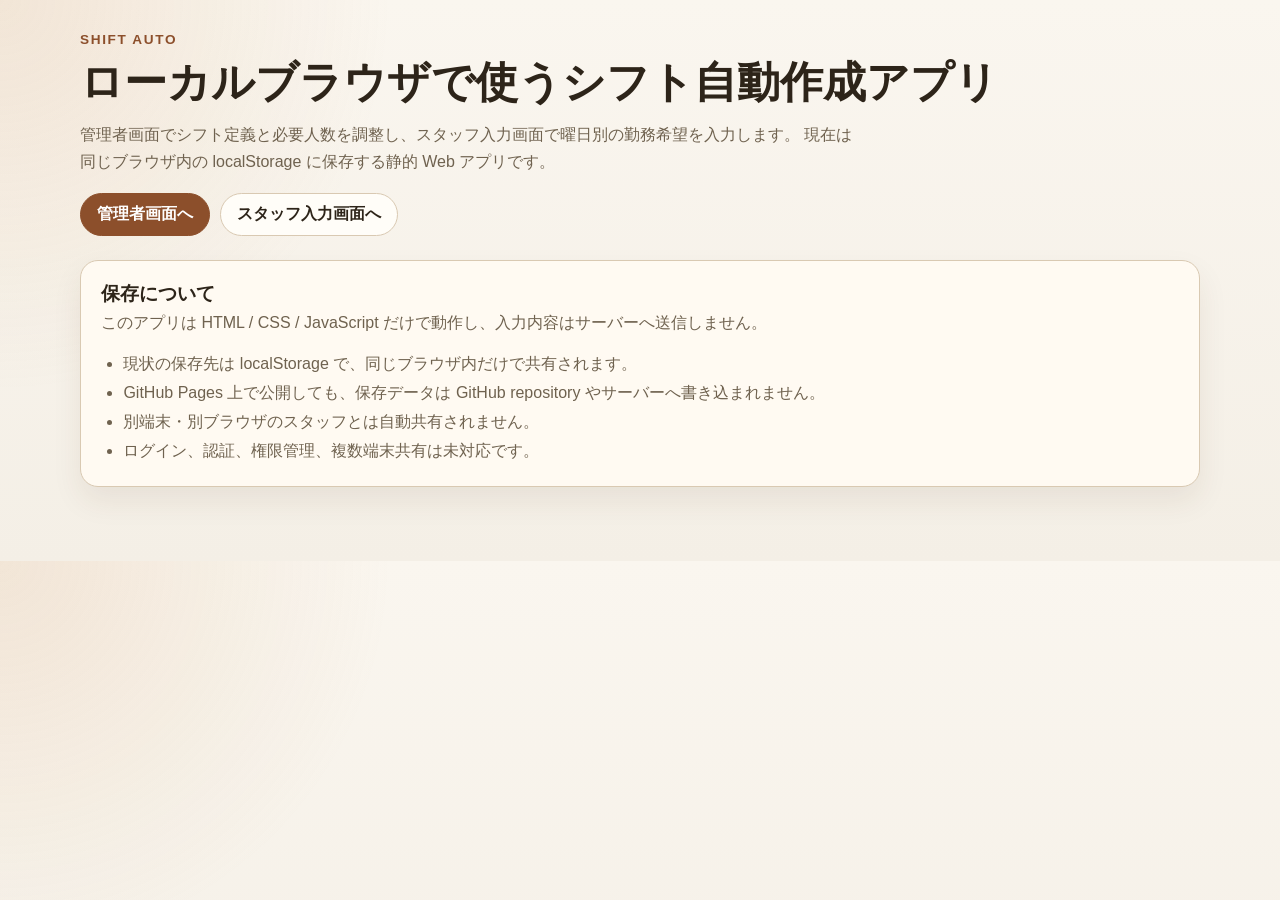
<file: index.html>
<!DOCTYPE html>
<html lang="ja">
<head>
  <meta charset="utf-8">
  <meta name="viewport" content="width=device-width, initial-scale=1">
  <title>Shift Auto</title>
  <link rel="stylesheet" href="style.css">
</head>
<body>
  <main class="page">
    <header class="hero">
      <p class="eyebrow">Shift Auto</p>
      <h1>ローカルブラウザで使うシフト自動作成アプリ</h1>
      <p class="lead">
        管理者画面でシフト定義と必要人数を調整し、スタッフ入力画面で曜日別の勤務希望を入力します。
        現在は同じブラウザ内の localStorage に保存する静的 Web アプリです。
      </p>
      <nav class="page-nav" aria-label="ページ移動">
        <a class="nav-link primary" href="admin.html">管理者画面へ</a>
        <a class="nav-link" href="staff.html">スタッフ入力画面へ</a>
      </nav>
    </header>

    <section class="panel">
      <div class="section-heading">
        <h2>保存について</h2>
        <p>このアプリは HTML / CSS / JavaScript だけで動作し、入力内容はサーバーへ送信しません。</p>
      </div>
      <ul class="notice-list">
        <li>現状の保存先は localStorage で、同じブラウザ内だけで共有されます。</li>
        <li>GitHub Pages 上で公開しても、保存データは GitHub repository やサーバーへ書き込まれません。</li>
        <li>別端末・別ブラウザのスタッフとは自動共有されません。</li>
        <li>ログイン、認証、権限管理、複数端末共有は未対応です。</li>
      </ul>
    </section>
  </main>
</body>
</html>
</file>
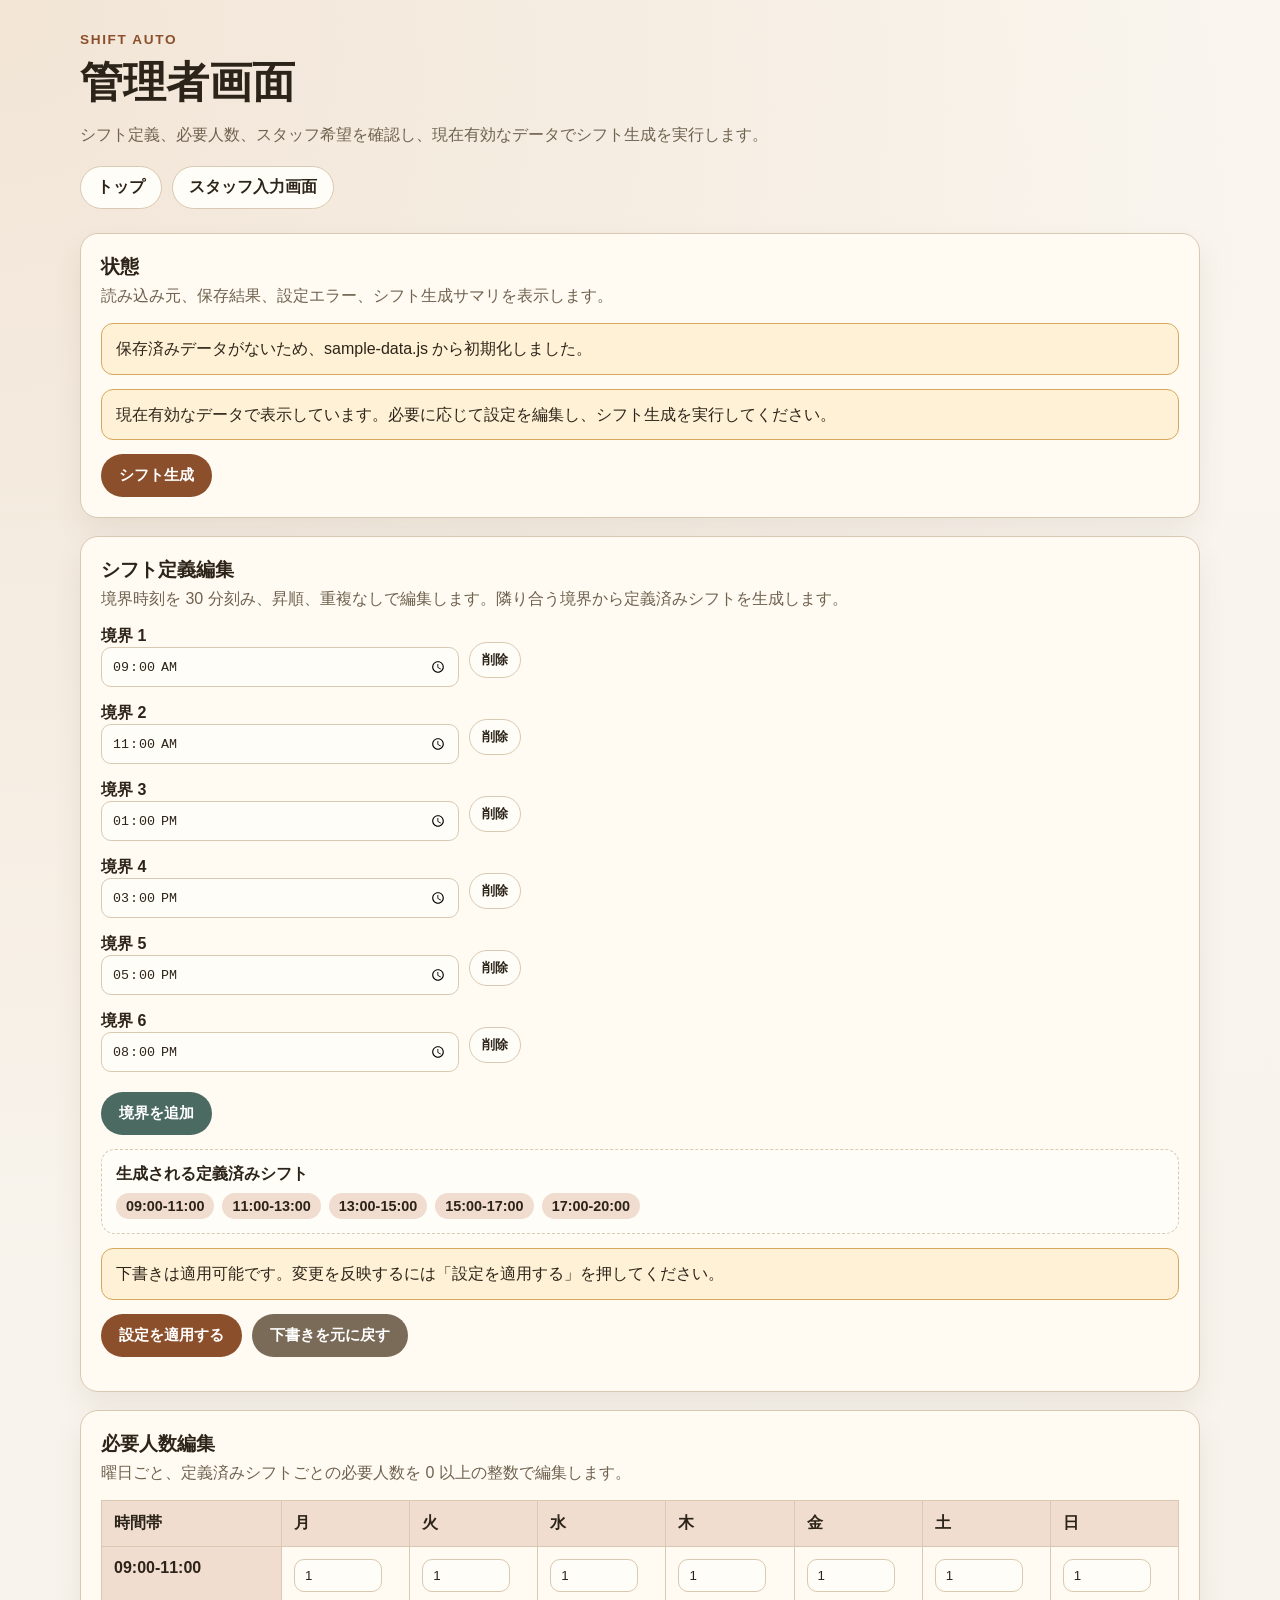
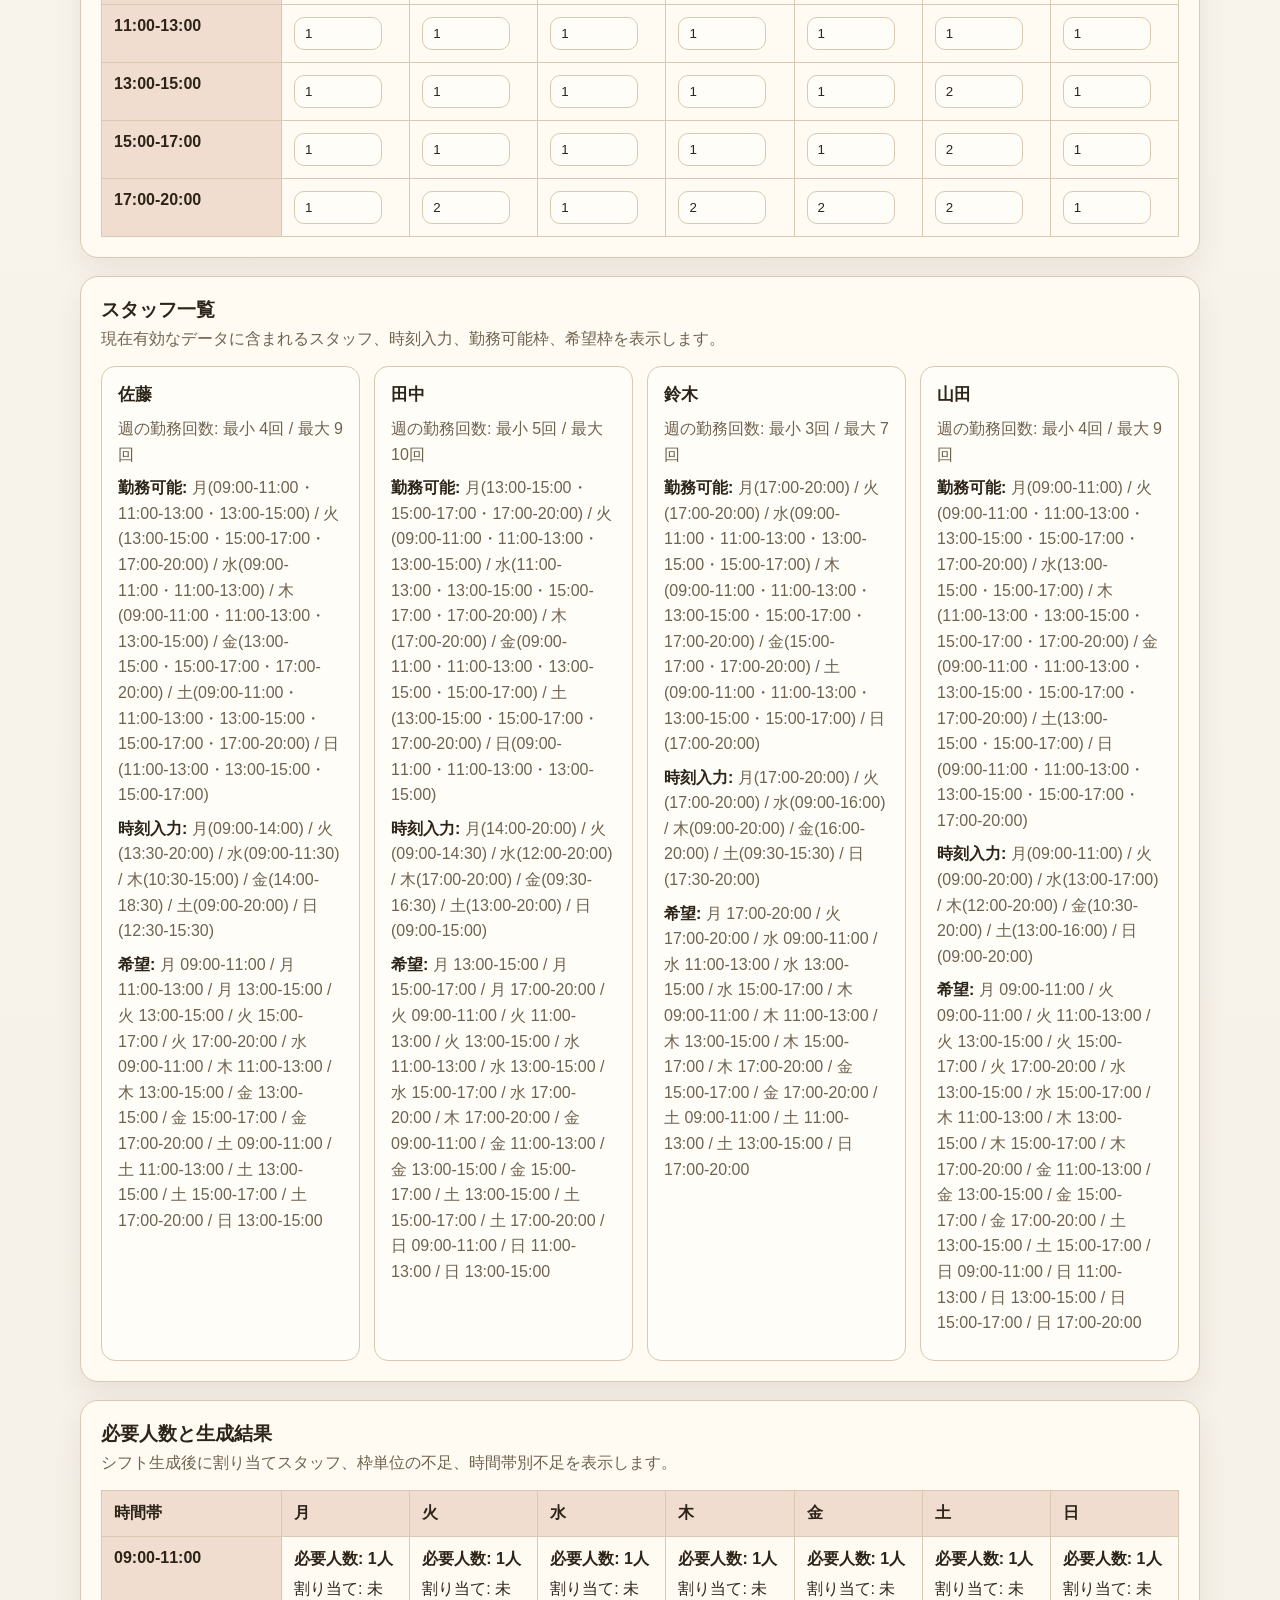
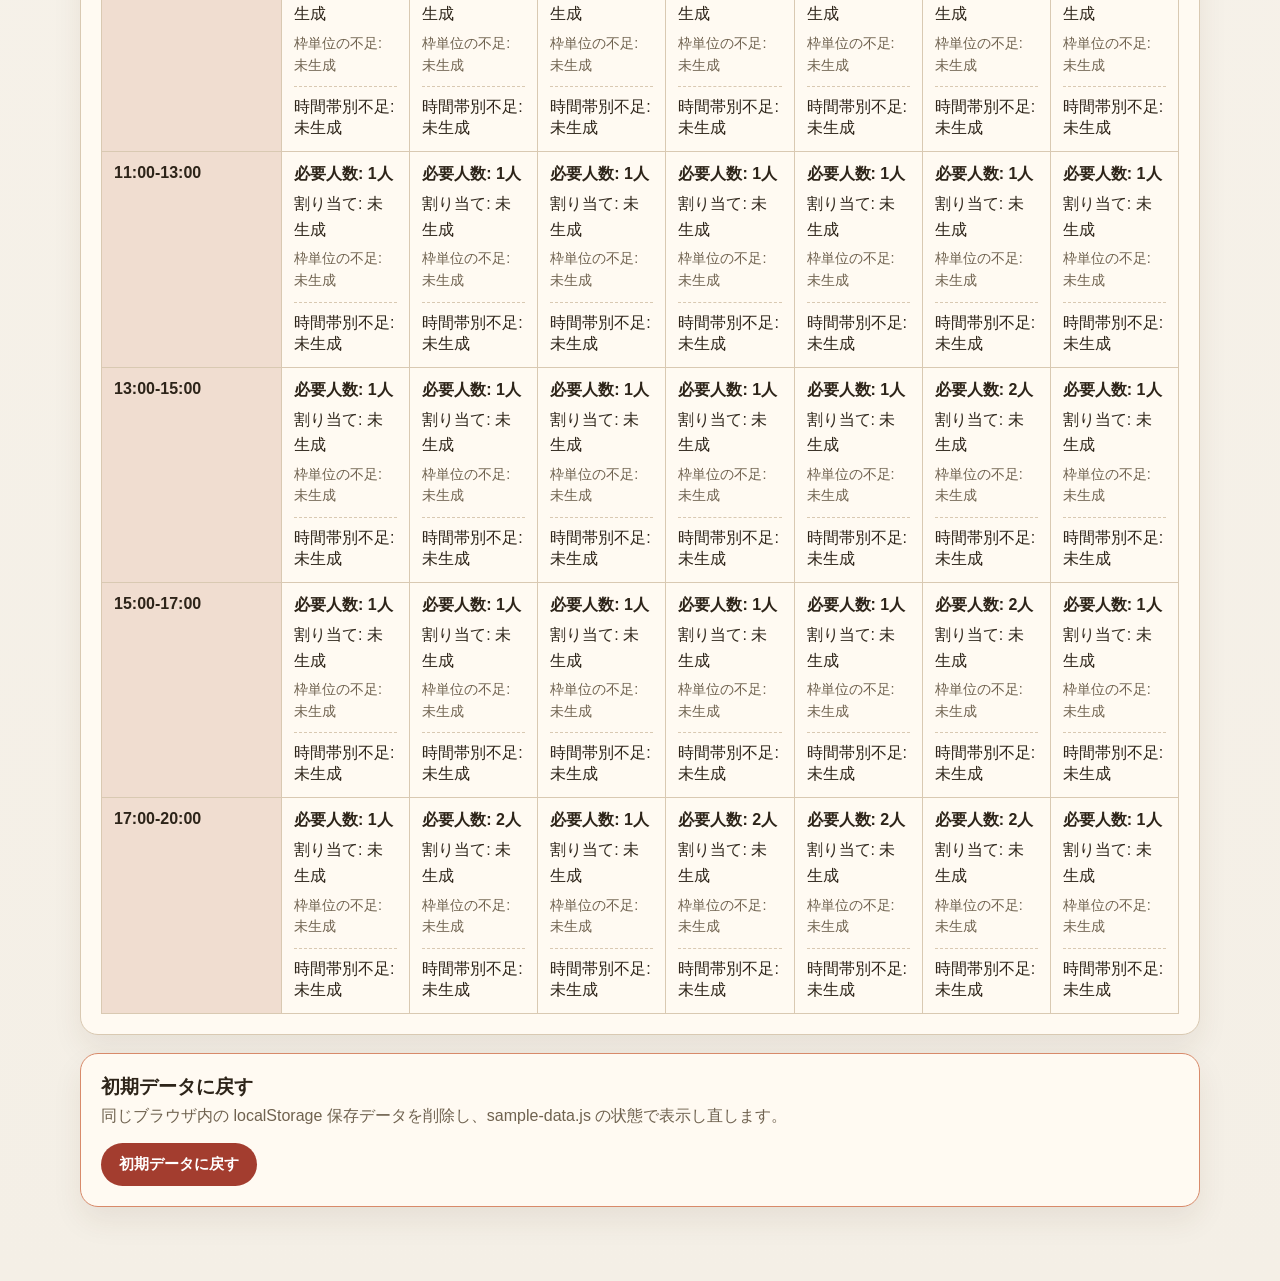
<file: admin.html>
<!DOCTYPE html>
<html lang="ja">
<head>
  <meta charset="utf-8">
  <meta name="viewport" content="width=device-width, initial-scale=1">
  <title>Shift Auto - 管理者画面</title>
  <link rel="stylesheet" href="style.css">
</head>
<body>
  <main class="page">
    <header class="hero">
      <p class="eyebrow">Shift Auto</p>
      <h1>管理者画面</h1>
      <p class="lead">
        シフト定義、必要人数、スタッフ希望を確認し、現在有効なデータでシフト生成を実行します。
      </p>
      <nav class="page-nav" aria-label="ページ移動">
        <a class="nav-link" href="index.html">トップ</a>
        <a class="nav-link" href="staff.html">スタッフ入力画面</a>
      </nav>
    </header>

    <section class="panel">
      <div class="section-heading">
        <h2>状態</h2>
        <p>読み込み元、保存結果、設定エラー、シフト生成サマリを表示します。</p>
      </div>
      <div id="data-status" class="status status-info">データを読み込み中です。</div>
      <div id="status-message" class="status status-info">現在有効なデータを確認しています。</div>
      <button id="generate-button" class="button" type="button">シフト生成</button>
    </section>

    <section class="panel">
      <div class="section-heading">
        <h2>シフト定義編集</h2>
        <p>境界時刻を 30 分刻み、昇順、重複なしで編集します。隣り合う境界から定義済みシフトを生成します。</p>
      </div>
      <div id="shift-boundary-editor" class="boundary-editor" aria-live="polite"></div>
      <div class="editor-actions">
        <button id="add-boundary-button" class="button button-secondary" type="button">境界を追加</button>
      </div>
      <div id="shift-preview" class="shift-preview" aria-live="polite"></div>
      <div id="admin-config-status" class="status status-info">下書きを確認しています。</div>
      <div class="editor-actions">
        <button id="apply-settings-button" class="button" type="button">設定を適用する</button>
        <button id="reset-settings-button" class="button button-light" type="button">下書きを元に戻す</button>
      </div>
    </section>

    <section class="panel">
      <div class="section-heading">
        <h2>必要人数編集</h2>
        <p>曜日ごと、定義済みシフトごとの必要人数を 0 以上の整数で編集します。</p>
      </div>
      <div id="requirements-editor" class="requirements-editor" aria-live="polite"></div>
    </section>

    <section class="panel">
      <div class="section-heading">
        <h2>スタッフ一覧</h2>
        <p>現在有効なデータに含まれるスタッフ、時刻入力、勤務可能枠、希望枠を表示します。</p>
      </div>
      <div id="staff-list" class="staff-list" aria-live="polite"></div>
    </section>

    <section class="panel">
      <div class="section-heading">
        <h2>必要人数と生成結果</h2>
        <p>シフト生成後に割り当てスタッフ、枠単位の不足、時間帯別不足を表示します。</p>
      </div>
      <div class="table-wrap">
        <table id="requirements-table" class="requirements-table">
          <caption class="sr-only">必要人数とシフト生成結果</caption>
        </table>
      </div>
    </section>

    <section class="panel danger-zone">
      <div class="section-heading">
        <h2>初期データに戻す</h2>
        <p>同じブラウザ内の localStorage 保存データを削除し、sample-data.js の状態で表示し直します。</p>
      </div>
      <button id="reset-data-button" class="button button-danger" type="button">初期データに戻す</button>
    </section>
  </main>

  <script src="sample-data.js"></script>
  <script src="shift-core.js"></script>
  <script src="storage.js"></script>
  <script src="admin.js"></script>
</body>
</html>
</file>
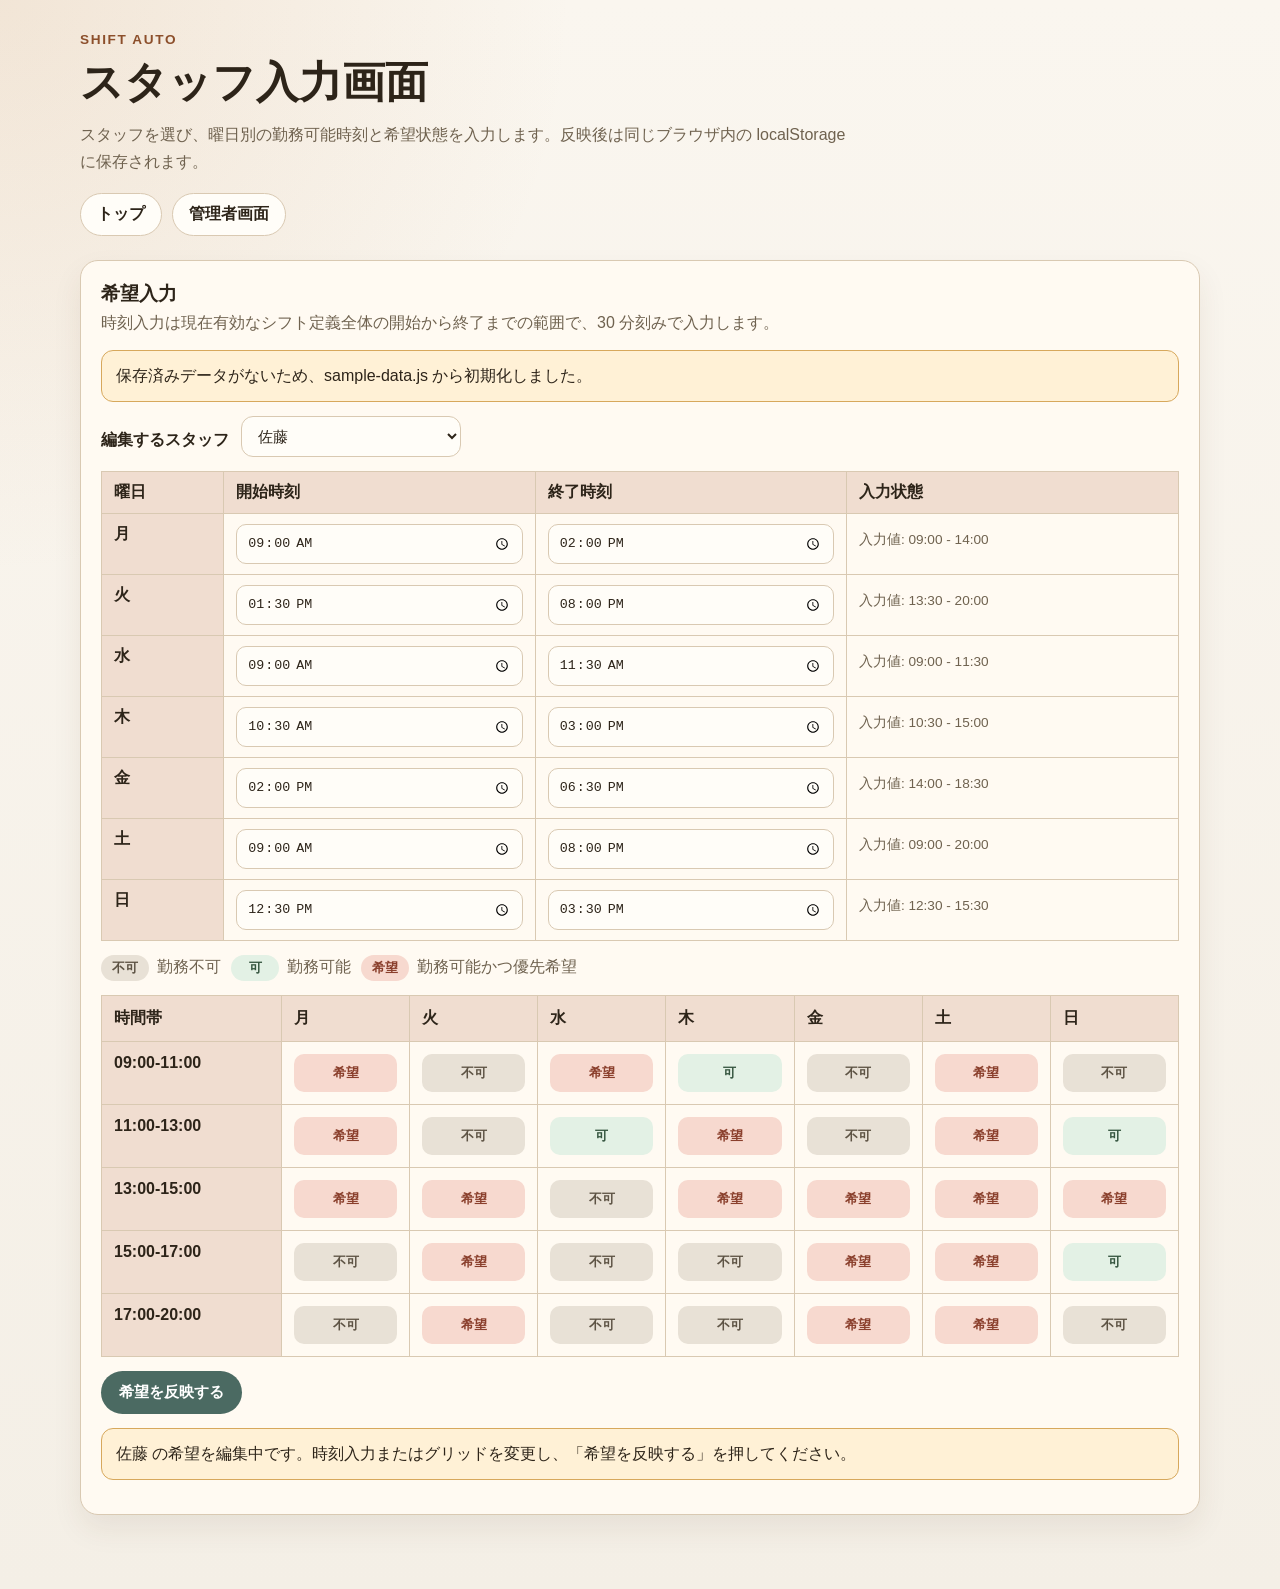
<file: staff.html>
<!DOCTYPE html>
<html lang="ja">
<head>
  <meta charset="utf-8">
  <meta name="viewport" content="width=device-width, initial-scale=1">
  <title>Shift Auto - スタッフ入力画面</title>
  <link rel="stylesheet" href="style.css">
</head>
<body>
  <main class="page">
    <header class="hero">
      <p class="eyebrow">Shift Auto</p>
      <h1>スタッフ入力画面</h1>
      <p class="lead">
        スタッフを選び、曜日別の勤務可能時刻と希望状態を入力します。反映後は同じブラウザ内の localStorage に保存されます。
      </p>
      <nav class="page-nav" aria-label="ページ移動">
        <a class="nav-link" href="index.html">トップ</a>
        <a class="nav-link" href="admin.html">管理者画面</a>
      </nav>
    </header>

    <section class="panel staff-input-panel">
      <div class="section-heading">
        <h2>希望入力</h2>
        <p>時刻入力は現在有効なシフト定義全体の開始から終了までの範囲で、30 分刻みで入力します。</p>
      </div>

      <div id="data-status" class="status status-info">データを読み込み中です。</div>

      <div class="editor-controls">
        <label class="field-label" for="staff-select">編集するスタッフ</label>
        <select id="staff-select" class="select"></select>
      </div>

      <div id="time-range-editor" class="time-range-editor" aria-live="polite"></div>

      <div class="legend" aria-label="入力状態の凡例">
        <span class="legend-item"><span class="legend-chip state-blocked">不可</span>勤務不可</span>
        <span class="legend-item"><span class="legend-chip state-available">可</span>勤務可能</span>
        <span class="legend-item"><span class="legend-chip state-preferred">希望</span>勤務可能かつ優先希望</span>
      </div>

      <div id="preference-grid" class="preference-grid" aria-live="polite"></div>

      <div class="editor-actions">
        <button id="save-preferences-button" class="button button-secondary" type="button">希望を反映する</button>
      </div>

      <div id="preference-status" class="status status-info">
        スタッフ希望を確認しています。
      </div>
    </section>
  </main>

  <script src="sample-data.js"></script>
  <script src="shift-core.js"></script>
  <script src="storage.js"></script>
  <script src="staff.js"></script>
</body>
</html>
</file>
<file: style.css>
:root {
  --bg: #f4efe6;
  --panel: #fffaf2;
  --panel-border: #d9c9b2;
  --ink: #2d2419;
  --muted: #6f624f;
  --accent: #8c4f2b;
  --accent-soft: #f0ddd0;
  --info-bg: #fff1d6;
  --info-border: #d7a85c;
  --shadow: 0 14px 30px rgba(72, 48, 28, 0.08);
}

* {
  box-sizing: border-box;
}

body {
  margin: 0;
  font-family: "Yu Gothic UI", "Hiragino Sans", sans-serif;
  color: var(--ink);
  background:
    radial-gradient(circle at top left, rgba(204, 153, 102, 0.18), transparent 28%),
    linear-gradient(180deg, #faf6ef 0%, var(--bg) 100%);
}

.page {
  width: min(1120px, calc(100% - 32px));
  margin: 0 auto;
  padding: 32px 0 56px;
}

.hero {
  margin-bottom: 24px;
}

.eyebrow {
  margin: 0 0 8px;
  font-size: 0.85rem;
  font-weight: 700;
  letter-spacing: 0.12em;
  text-transform: uppercase;
  color: var(--accent);
}

.hero h1 {
  margin: 0 0 12px;
  line-height: 1.25;
  font-size: clamp(1.8rem, 3.4vw, 2.7rem);
}

.lead {
  max-width: 780px;
  margin: 0;
  color: var(--muted);
  line-height: 1.7;
}

.panel {
  background: var(--panel);
  border: 1px solid var(--panel-border);
  border-radius: 18px;
  padding: 20px;
  box-shadow: var(--shadow);
  margin-bottom: 18px;
}

.section-heading {
  margin-bottom: 16px;
}

.section-heading h2 {
  margin: 0 0 6px;
  font-size: 1.2rem;
}

.section-heading p {
  margin: 0;
  color: var(--muted);
}

.status {
  border-radius: 12px;
  padding: 12px 14px;
  margin-bottom: 14px;
  line-height: 1.6;
}

.status-info {
  background: var(--info-bg);
  border: 1px solid var(--info-border);
}

.status-success {
  background: #ebf8ef;
  border: 1px solid #7db286;
}

.status-warning {
  background: #fff0eb;
  border: 1px solid #d88a6a;
}

.button {
  appearance: none;
  border: 0;
  border-radius: 999px;
  background: var(--accent);
  color: #fff;
  padding: 11px 18px;
  font-size: 0.95rem;
  font-weight: 700;
  cursor: pointer;
}

.button-secondary {
  background: #4b6a62;
}

.button-light {
  background: #7a6a58;
}

.button-danger {
  background: #a33d2f;
}

.button:hover {
  filter: brightness(1.05);
}

.button:disabled {
  cursor: not-allowed;
  filter: grayscale(0.3);
  opacity: 0.58;
}

.page-nav {
  display: flex;
  flex-wrap: wrap;
  gap: 10px;
  margin-top: 18px;
}

.nav-link {
  display: inline-flex;
  align-items: center;
  justify-content: center;
  border: 1px solid var(--panel-border);
  border-radius: 999px;
  padding: 10px 16px;
  background: #fffdf8;
  color: var(--ink);
  font-weight: 700;
  text-decoration: none;
}

.nav-link.primary {
  background: var(--accent);
  color: #fff;
  border-color: var(--accent);
}

.notice-list {
  margin: 0;
  padding-left: 1.4rem;
  color: var(--muted);
  line-height: 1.8;
}

.danger-zone {
  border-color: #d88a6a;
}

.editor-controls {
  display: flex;
  flex-wrap: wrap;
  gap: 12px;
  align-items: end;
  margin-bottom: 14px;
}

.editor-note {
  margin: 0 0 14px;
  color: var(--muted);
  line-height: 1.7;
}

.field-label {
  display: block;
  margin-bottom: 6px;
  font-weight: 700;
}

.select {
  min-width: 220px;
  border: 1px solid var(--panel-border);
  border-radius: 12px;
  padding: 10px 12px;
  background: #fffdf8;
  color: var(--ink);
  font-size: 0.95rem;
}

.legend {
  display: flex;
  flex-wrap: wrap;
  gap: 10px;
  margin-bottom: 14px;
}

.legend-item {
  display: inline-flex;
  align-items: center;
  gap: 8px;
  color: var(--muted);
}

.legend-chip {
  display: inline-flex;
  align-items: center;
  justify-content: center;
  min-width: 48px;
  padding: 4px 10px;
  border-radius: 999px;
  font-size: 0.84rem;
  font-weight: 700;
}

.preference-grid {
  margin-bottom: 14px;
}

.time-range-editor {
  margin-bottom: 14px;
}

.time-input-table {
  width: 100%;
  min-width: 640px;
  border-collapse: collapse;
}

.time-input-table th,
.time-input-table td {
  border: 1px solid var(--panel-border);
  padding: 10px 12px;
  vertical-align: top;
}

.time-input-table th {
  background: var(--accent-soft);
  text-align: left;
}

.time-input {
  width: 100%;
  min-width: 120px;
  border: 1px solid var(--panel-border);
  border-radius: 10px;
  padding: 9px 10px;
  background: #fffdf8;
  color: var(--ink);
}

.number-input.is-invalid,
.time-input.is-invalid {
  border-color: #c45f42;
  background: #fff4ef;
}

.time-range-row.is-error td,
.time-range-row.is-error th {
  background: #fff4ef;
}

.time-range-hint,
.time-range-error {
  display: block;
  margin-top: 6px;
  font-size: 0.85rem;
  line-height: 1.5;
}

.time-range-hint {
  color: var(--muted);
}

.time-range-error {
  color: #8e3f2b;
  font-weight: 700;
}

.preference-button {
  width: 100%;
  border: 0;
  border-radius: 10px;
  padding: 10px 8px;
  font-weight: 700;
  cursor: pointer;
}

.state-blocked {
  background: #e8e1d6;
  color: #5d5344;
}

.state-available {
  background: #e3f1e5;
  color: #35553f;
}

.state-preferred {
  background: #f7d9cf;
  color: #8a3f2c;
}

.editor-actions {
  display: flex;
  flex-wrap: wrap;
  gap: 10px;
  margin-bottom: 14px;
}

.boundary-editor {
  margin-bottom: 14px;
}

.boundary-list {
  display: grid;
  gap: 10px;
  max-width: 420px;
}

.boundary-row {
  display: grid;
  grid-template-columns: minmax(120px, 1fr) auto;
  gap: 10px;
  align-items: center;
}

.small-button {
  appearance: none;
  border: 1px solid var(--panel-border);
  border-radius: 999px;
  padding: 8px 12px;
  background: #fffdf8;
  color: var(--ink);
  font-weight: 700;
  cursor: pointer;
}

.small-button:disabled {
  cursor: not-allowed;
  opacity: 0.55;
}

.shift-preview {
  margin: 0 0 14px;
  padding: 14px;
  border: 1px dashed var(--panel-border);
  border-radius: 14px;
  background: #fffdf8;
}

.shift-preview-title {
  display: block;
  margin-bottom: 8px;
  font-weight: 700;
}

.shift-preview-list {
  display: flex;
  flex-wrap: wrap;
  gap: 8px;
  margin: 0;
  padding: 0;
  list-style: none;
}

.shift-preview-item {
  padding: 5px 10px;
  border-radius: 999px;
  background: var(--accent-soft);
  color: var(--ink);
  font-size: 0.9rem;
  font-weight: 700;
}

.staff-list {
  display: grid;
  grid-template-columns: repeat(auto-fit, minmax(240px, 1fr));
  gap: 14px;
}

.staff-card {
  border: 1px solid var(--panel-border);
  background: #fffdf8;
  border-radius: 14px;
  padding: 16px;
}

.staff-card h3 {
  margin: 0 0 10px;
  font-size: 1.05rem;
}

.staff-meta,
.staff-detail {
  margin: 0 0 8px;
  color: var(--muted);
  line-height: 1.6;
}

.staff-detail strong {
  color: var(--ink);
}

.table-wrap {
  overflow-x: auto;
}

.requirements-table {
  width: 100%;
  min-width: 920px;
  border-collapse: collapse;
}

.requirements-table th,
.requirements-table td {
  border: 1px solid var(--panel-border);
  padding: 12px;
  vertical-align: top;
}

.requirements-table th {
  background: var(--accent-soft);
  text-align: left;
}

.draft-requirements-table {
  min-width: 840px;
}

.number-input {
  width: 88px;
  border: 1px solid var(--panel-border);
  border-radius: 10px;
  padding: 8px 10px;
  background: #fffdf8;
  color: var(--ink);
}

.slot-label {
  width: 180px;
  font-weight: 700;
}

.cell-count {
  display: block;
  font-weight: 700;
  margin-bottom: 6px;
}

.cell-note {
  display: block;
  color: var(--muted);
  font-size: 0.9rem;
  line-height: 1.5;
}

.cell-assigned {
  display: block;
  margin-bottom: 6px;
  line-height: 1.6;
}

.cell-shortage {
  display: inline-block;
  padding: 3px 8px;
  border-radius: 999px;
  background: #edf3ea;
  color: #36523f;
  font-size: 0.84rem;
  font-weight: 700;
}

.cell-shortage.is-shortage {
  background: #fde4dc;
  color: #8e3f2b;
}

.cell-shortage-detail {
  display: block;
  margin-top: 10px;
  padding-top: 10px;
  border-top: 1px dashed var(--panel-border);
}

.cell-shortage-title {
  display: block;
  margin-bottom: 6px;
  font-size: 0.88rem;
  font-weight: 700;
}

.cell-shortage-line {
  display: block;
  color: var(--muted);
  font-size: 0.88rem;
  line-height: 1.5;
}

.sr-only {
  position: absolute;
  width: 1px;
  height: 1px;
  padding: 0;
  margin: -1px;
  overflow: hidden;
  clip: rect(0, 0, 0, 0);
  border: 0;
}

@media (max-width: 640px) {
  .page {
    width: min(100% - 20px, 1120px);
    padding-top: 20px;
  }

  .panel {
    padding: 16px;
  }
}
</file>
